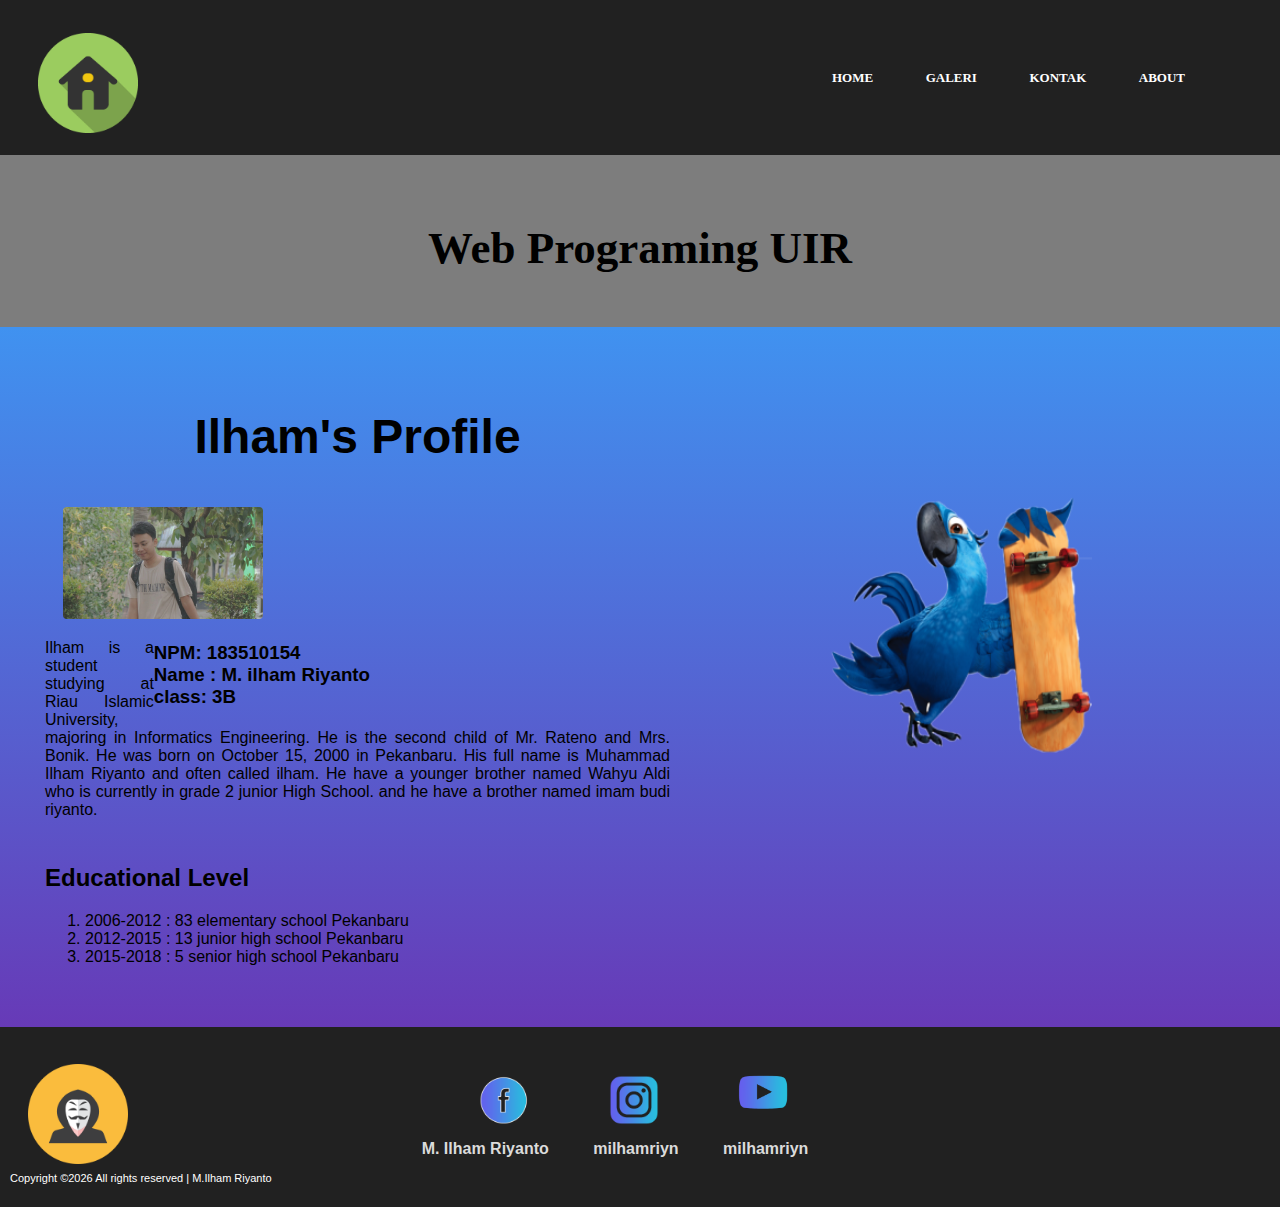
<file: index.html>
<!DOCTYPE html>
<html lang="en">
    <head>
        <meta charset="UTF-8">
        <meta name="viewport" content="width=device-width, initial-scale=1.0">
        <meta http-equiv="X-UA-Compatible" content="ie=edge">
        <link href="gambar/icon.jpg" rel="shortcut icon"/>
        <link rel="stylesheet" href="css/style.css">
        <title>Home</title>
    </head>
    <body>
        
        <!-- Start Header Area -->
            <header class="header-section">
                <a href="index.html" class="site-logo"><img src="gambar/Home-icon.png" class="logo"></a>
                <ul class="main-menu">
                    <li >
                        <a href="index.html"> Home</a>
                    </li >
                    <li>
                        <a href="html/galery.html"> Galeri</a>
                    </li>
                    <li>
                        <a href="html/contact.html">Kontak</a>
                    </li>
                    <li>
                        <a href="html/about.html">About</a>
                    </li> 
                </ul>                     
            </header>

            <header class="header-section1">
                <h2 align="center">Web Programing UIR</h2>

            </header>
        <!-- End Header Area -->
        
        <!-- Start Section Area -->
            <section class="profile-section">
                <div class="profile-warp">
                    <div class="profile-text">
                        <h1 align="center"> Ilham's Profile</h1>
                        <a href="index.html" class="site-logo" center><img src="gambar/5.jpg" class="logo2"></a>
        
            <h3 class="main-menu1">NPM: 183510154 <br>
            Name : M. ilham Riyanto <br>
            class: 3B</h3>
        <table width="90%" border="0">
        <p>
                Ilham is a student studying at Riau Islamic University, 
                majoring in Informatics Engineering. He is the second child of Mr. Rateno and Mrs. Bonik. 
                He was born on October 15, 2000 in Pekanbaru.
                 His full name is Muhammad Ilham Riyanto and often called ilham. He have a younger brother 
                named Wahyu Aldi who is currently in grade 2 junior High School. and he have a brother named imam 
                budi riyanto.
        </p>

        <h2>Educational Level</h2>
    <ol type="1">
        <li>2006-2012   : 83 elementary school Pekanbaru</li>
        <li>2012-2015   : 13 junior high school Pekanbaru</li>
        <li>2015-2018   : 5 senior high school Pekanbaru</li>
    </ol> 
</table>
                    </div>
                    <div class="profile-foto">
                        <div class="foto_profile"></div>
                    </div>           
                </div>
            </section>
        <!-- Start Section Area -->
            <footer class="footer-section">
                <div class="footer-social">
                    <br><br><br><br><br>
                    <center>
                    <a href="https://www.facebook.com">M. Ilham Riyanto<img src="gambar/facebook.png" alt="icon facebook" class="icon"></a>
                    <a href="">milhamriyn<img src="gambar/instagram.png" alt="icon instagram" class="icon"></a>
                    <a href="">milhamriyn<img src="gambar/youtube.png" alt="icon youtube" class="icon"></a>
                </center>
                </div>
                <a href="index.html" class="site-logo1" center><img src="gambar/Hacker-icon.png" class="logo1"></a>
                <div class="footer-copyright">
                    Copyright &copy;<script>document.write(new Date().getFullYear());</script> All rights reserved 
                    | M.Ilham Riyanto</div>
            </footer>
        <!-- End Section Area -->
    </body>
</html>
</file>
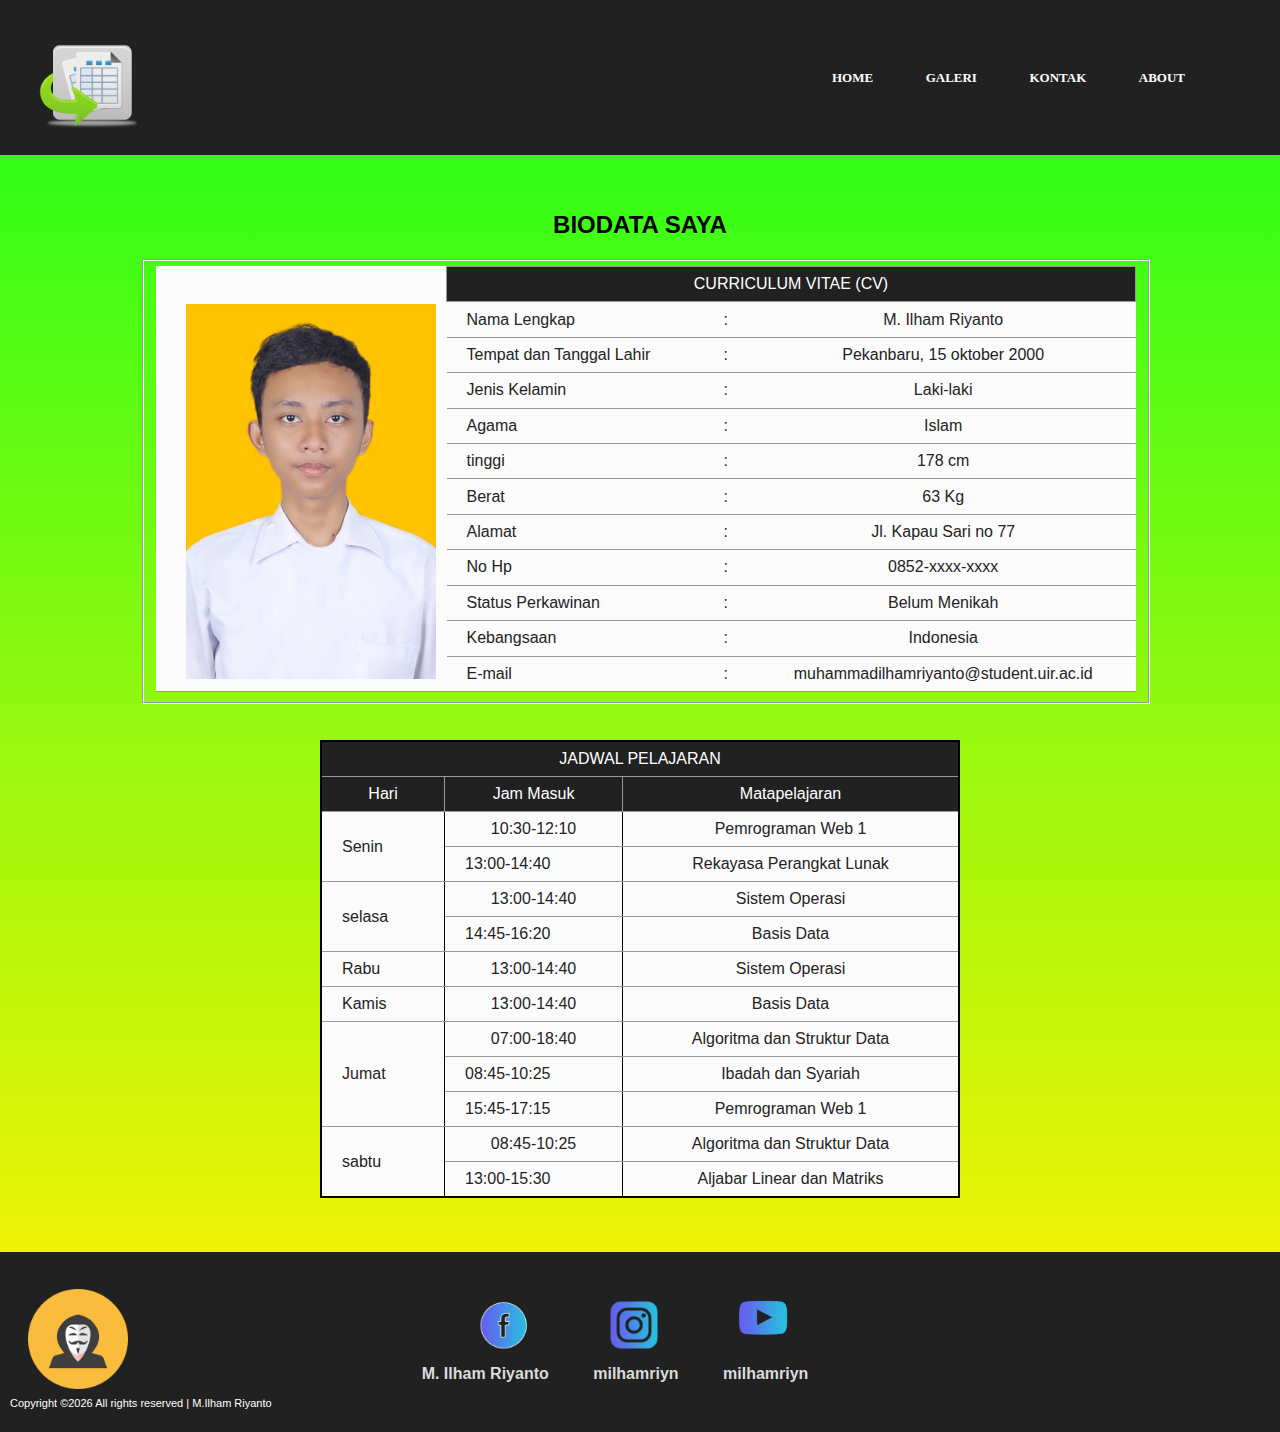
<file: html/about.html>
<!DOCTYPE html>
<html>
<head>
	<title></title>
	<link rel="stylesheet" href="../css/style.css">
</head>
<header class="header-section">
                <a href="../index.html" class="site-logo"><img src="../gambar/tables-icon.png" class="logo"></a>
                <ul class="main-menu">
                    <li>
                        <a href="../index.html">Home</a>
                        
                    </li>
                    <li>
                        <a href="galery.html">Galeri</a>
                    </li>
                    <li>
                        <a href="contact.html">Kontak</a>
                    </li>
                    <li>
                        <a href="about.html">About</a>
                    </li> 
                </ul>                     
            </header>

           
            
<body  >
        <section class="section3">
        <section class="sesi">
            <br><br>
            <center><h2 class="title">BIODATA SAYA</h2></center>    
    <center><form action="#" style="width: 1000px" class="posisi";>
	<fieldset class="h">
	<table style="width: 980px;"><tr>
	<td rowspan="35" width="250px">
	<img src="../gambar/IMG_9189.jpg"  class="site-logo3" class="logo3"/></td>
                        <tr >
                                
                            <th colspan="3" >CURRICULUM VITAE (CV)</th>

                        </tr>
                       
                 
                    <tr>
                        <td>Nama Lengkap</td>
                        <td>:</td>
                        <td>M. Ilham Riyanto</td>
                    </tr>
                    <tr>
                        <td>Tempat dan Tanggal Lahir</td>
                        <td>:</td>
                        <td>Pekanbaru, 15 oktober 2000</td>
                    </tr>
                    <tr>
                        <td>Jenis Kelamin</td>
                        <td>:</td>
                        <td>Laki-laki</td>
                    </tr>
                    <tr>
                        <td>Agama</td>
                        <td>:</td>
                        <td>Islam</td>
                    </tr>
                    <tr>
                        <td>tinggi</td>
                        <td>:</td>
                        <td>178 cm</td>
                    </tr>
                    <tr>
                        <td>Berat</td>
                        <td>:</td>
                        <td>63 Kg</td>
                    </tr>
                    <tr>
                        <td>Alamat</td>
                        <td>:</td>
                        <td>Jl. Kapau Sari no 77</td>
                    </tr>
                    <tr>
                        <td>No Hp</td>
                        <td>:</td>
                        <td>0852-xxxx-xxxx</td>
                    </tr>
                    <tr>
                        <td>Status Perkawinan</td>
                        <td>:</td>
                        <td>Belum Menikah</td>
                    </tr>
                    <tr>
                        <td>Kebangsaan</td>
                        <td>:</td>
                        <td>Indonesia</td>
                    </tr>
                    <tr>
                        <td>E-mail</td>
                        <td>:</td>
                        <td>muhammadilhamriyanto@student.uir.ac.id</td>
                    </tr>
                  
               
                </tr>
            </table>
        </fieldset></center>
        </form>
                </table>
            </section>
            <br><br>

	<table align="center" border="2" bordercolor="black" width="500" height="250" cellspacing="10" cellpadding="10">
<tr bgcolor="yellow">

    
    <th colspan="3">JADWAL PELAJARAN</th>
</tr>
<tr>
    
    <th>Hari</th>
    <th>Jam Masuk</th>
    <th>Matapelajaran</th>
</tr>
<tr>
    <td rowspan="2">Senin</td>
    <td>10:30-12:10</td>
    <td>Pemrograman Web 1</td>
</tr>
<tr>
    <td>13:00-14:40</td>
    <td>Rekayasa Perangkat Lunak</td>
</tr>

<tr>
    
    <td rowspan="2">selasa</td>
    <td>13:00-14:40</td>
    <td>Sistem Operasi</td>
</tr>
<tr>
    <td>14:45-16:20</td>
    <td>Basis Data</td>
</tr>

<tr>
    <td>Rabu</td>
    <td>13:00-14:40</td>
    <td>Sistem Operasi</td>
</tr>

<tr>
    
    <td>Kamis</td>
    <td>13:00-14:40</td>
    <td>Basis Data</td>
</tr>

<tr>
    
    <td rowspan="3">Jumat</td>
    <td>07:00-18:40</td>
    <td>Algoritma dan Struktur Data</td>
</tr>
<tr>
    <td>08:45-10:25</td>
    <td>Ibadah dan Syariah</td>
</tr>
<tr>
    <td>15:45-17:15</td>
    <td>Pemrograman Web 1</td>
</tr>

<tr>
    
    <td rowspan="2">sabtu</td>
    <td>08:45-10:25</td>
    <td>Algoritma dan Struktur Data</td>
</tr>
<tr>
    <td>13:00-15:30</td>
    <td>Aljabar Linear dan Matriks</td>
</tr>

</table>
<br> <br> <br>
        </section class="section1">

        <footer class="footer-section">
            <div class="footer-social">
                <br><br><br><br><br>
                <center>
                <a href="https://www.facebook.com">M. Ilham Riyanto<img src="../gambar/facebook.png" alt="icon facebook" class="icon"></a>
                <a href="">milhamriyn<img src="../gambar/instagram.png" alt="icon instagram" class="icon"></a>
                <a href="">milhamriyn<img src="../gambar/youtube.png" alt="icon youtube" class="icon"></a>
            </center>
            </div>
            <a href="../index.html" class="site-logo1" center><img src="../gambar/Hacker-icon.png" class="logo1"></a>
            <div class="footer-copyright">
                Copyright &copy;<script>document.write(new Date().getFullYear());</script> All rights reserved 
                | M.Ilham Riyanto</div>
        </footer>
</body>
</html>
</file>
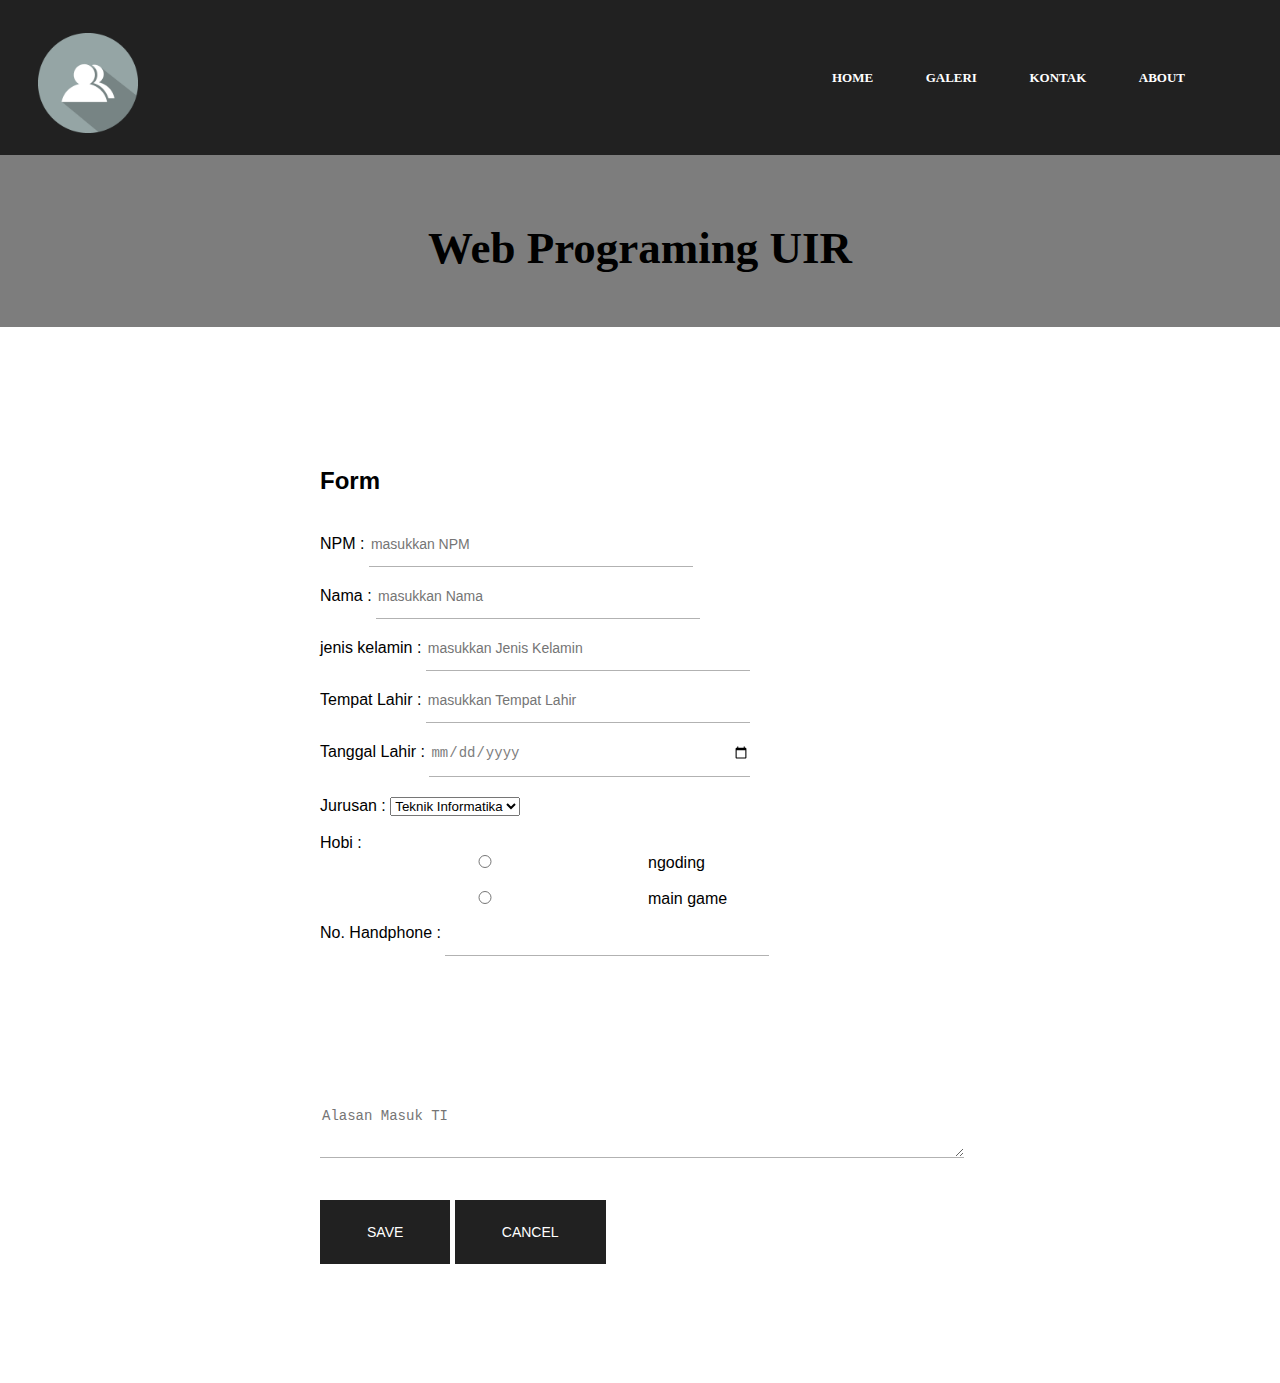
<file: html/contact.html>
<!DOCTYPE html>
<html lang="en">
<head>
    <meta charset="UTF-8">
    <meta name="viewport" content="width=device-width, initial-scale=1.0">
    <meta http-equiv="X-UA-Compatible" content="ie=edge">
    <title>Document</title>
     <link rel="stylesheet" href="../css/style.css">
</head>
<header class="header-section">
                <a href="../index.html" class="site-logo"><img src="../gambar/contacts-icon.png" class="logo"></a>
                <ul class="main-menu">
                    <li>
                        <a href="../index.html">Home</a>
                    </li>
                    <li>
                        <a href="galery.html">Galeri</a>
                    </li>
                    <li>
                        <a href="contact.html">Kontak</a>
                    </li>
                    <li>
                        <a href="about.html">About</a>
                    </li> 
                </ul>                     
            </header>

            <header class="header-section1">
                <h2 align="center">Web Programing UIR</h2>
            </header>
<body >
    
        </section>
            
           <section >
            <section class="contact-section" >
                <div class="profile-warp">
                <div class="contact-text">
                    <h2>Form</h2>
                    <form class="contact-form" action="#">
                        <div>
                            <tr>
            <td><label for="npm">NPM</label></td>
            <td>:</td>
            <td><input type="text" placeholder="masukkan NPM"></td>
        </tr>
                        </div>

                        <div>
                             <tr>
                <td><label for="Nama">Nama</label></td>
                <td>:</td>
                <td> <input type="text" placeholder="masukkan Nama"></td>
            </tr>
                        </div>

                        <div>
                            <tr>
               <td><label for="gender">jenis kelamin</label></td>
               <td>:</td>
               <td> <input type="text" placeholder="masukkan Jenis Kelamin"></td>
           </tr>
                       </div>

                        <div><tr>
                        <td><label for="address">Tempat Lahir</label></td>
                        <td>:</td>
                        <td> <input type="text" placeholder="masukkan Tempat Lahir"></td>
                    </tr></div>
                         <div>
                             <tr>
                        <td><label for="tgl"> Tanggal Lahir</label></td>
                        <td>:</td>
                        <td><input type="date" name="tgl"></td>
                    </tr>
                
                        <div>
                             <tr>
                    <td><label for="jurusan">Jurusan</label></td>
                    <td>:</td>
                    <td><select>
                        <option value="TI">Teknik Informatika </option>
                        <option value="TM">Teknik Sipil</option>
                        <option value="PWk">Teknik Mesin</option>
                    </select> </td>
            </tr>
                        </div>


                        <br><DIV><tr>
                    <td><label for="hobi">Hobi</label></td>
                    <td>:</td>
                    <td> <br>

                    <input type="radio" name="." value="daftar">ngoding
                    <input type="radio" name="." value="daftar">main game
              </td>
                
                </tr></DIV>

                <div>   
                    <tr>
                        <td><label for="hp">No. Handphone</label></td>
                        <td>:</td>
                        <td><input type="number" name="hp"></td>
                    </tr>
                </div> 

                        <div>
                
                            <textarea class="contact-msg" placeholder="Alasan Masuk TI"></textarea>
                            <button class="btn1" type="submit">Save</button>
                            <button class="btn1" type="submit">cancel</button>
                        </div>
                        
                    </form>
                </div>

                </div>
            </section>


</body>
</html>
</file>
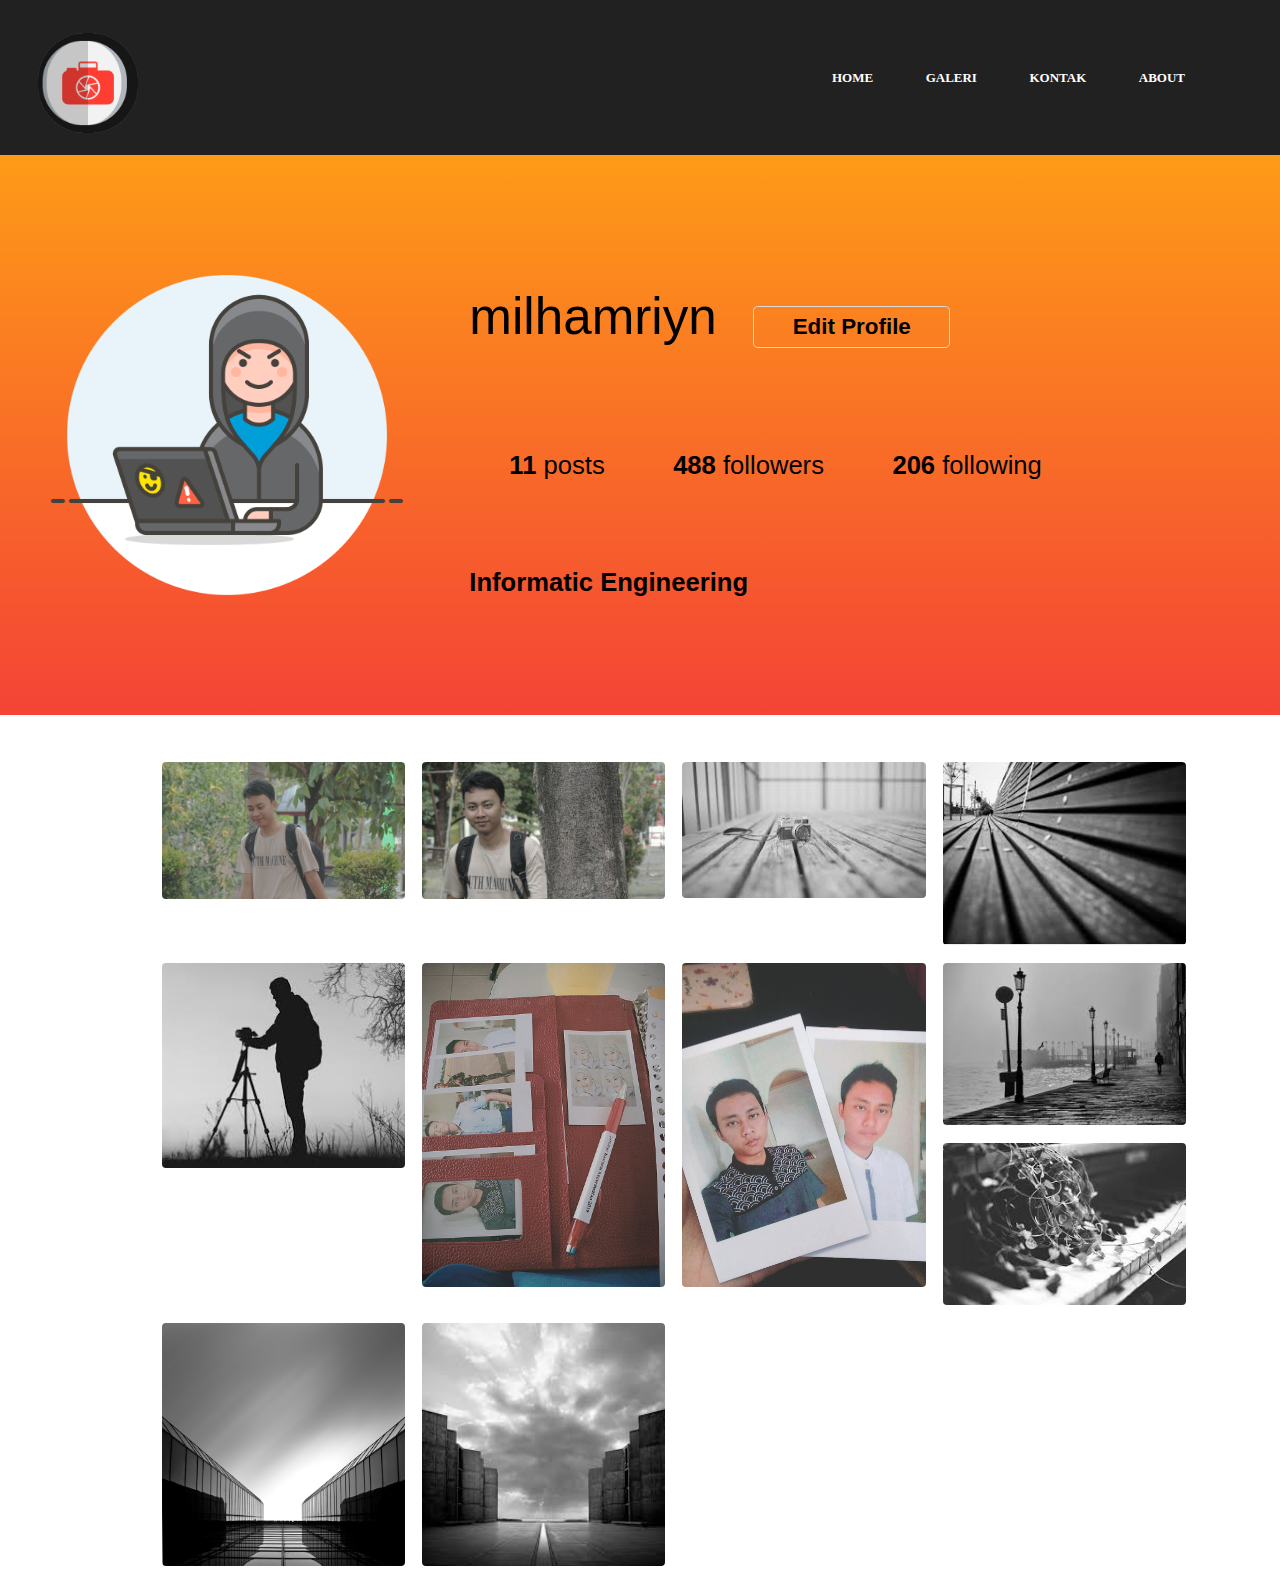
<file: html/galery.html>
<!DOCTYPE html>
<html>
<head>
        <meta charset="UTF-8">
        <meta name="viewport" content="width=device-width, initial-scale=1.0">
        <meta http-equiv="X-UA-Compatible" content="ie=edge">
        <link href="gambar/icon.png" rel="shortcut icon"/>
        <link rel="stylesheet" href="../css/style.css">
 <title></title>

</head>
<body >
	 <header class="header-section">
                <a href="../index.html" class="site-logo"><img src="../gambar/gallery-icon.png" class="logo"></a>
                <ul class="main-menu">
                    <li>
                        <a href="../index.html">Home</a>
                    </li>
                    <li>
                        <a href="galery.html">Galeri</a>
                    </li>
                    <li>
                        <a href="contact.html">Kontak</a>
                    </li>
                    <li>
                        <a href="about.html">About</a>
                    </li> 
                </ul>                     
            </header>


<section class="section1">
            <div class="container" >

                    <div class="profile">
            
                        <div class="profile-image">
            
                            <img src="../gambar/hacker-icons.png" alt="">
                        </div>
            
                        <div class="profile-user-settings">
            
                            <h1 class="profile-user-name">milhamriyn</h1>
            
                            <button class="btn profile-edit-btn">Edit Profile</button>
            
                            <button class="btn profile-settings-btn" aria-label="profile settings"><i class="fas fa-cog" aria-hidden="true"></i></button>
            
                        </div>
            
                        <div class="profile-stats">
            
                            <ul>
                                <li><span class="profile-stat-count">11</span> posts</li>
                                <li><span class="profile-stat-count">488</span> followers</li>
                                <li><span class="profile-stat-count">206</span> following</li>
                            </ul>
            
                        </div>
            
                        <div class="profile-bio">
            
                            <p><span class="profile-real-name">Informatic Engineering</span> </p>
            
                        </div>
            
                    </div>
           


<main  >
 <div class="box">
<img src="../gambar/5.jpg"></div>
<div class="box">
<img src="../gambar/6.jpg"></div>
<div class="box">
<img src="../gambar/kamera1.jpg"></div>
<div class="box">
<img src="../gambar/kursi.jpg"></div>
<div class="box">
<img src="../gambar/memori.jpg"></div>
<div class="box">
<img src="../gambar/ilham1.jpg"></div>
<div class="box">
<img src="../gambar/ilham2.jpg"></div>
<div class="box">
<img src="../gambar/lampu.jpg"></div>
<div class="box">
<img src="../gambar/3.jpg"></div>
<div class="box">
<img src="../gambar/1.jpg"></div>
<div class="box">
<img src="../gambar/2.jpg"></div>
</main>
</section>

</body>
</html>
</file>
<file: css/style.css>
/* Universal */
html, body {
    font-family: sans-serif;
    margin: 0;
}

a{
    text-decoration: none;
}
/* Universal */

/* Header */


 

.header-section {
    padding-top: 15px;
    padding-bottom: 15px;
    background-color:#212121;
    position: relative;
}

.header-section1 {
    padding-top: 30px;
    padding-bottom: 15px;
    background-color:#7d7d7d;
    position: relative;
}

.site-logo {
    display: inline;
    display: inline-block;
    padding-top: 18px;
    padding-left: 18px;
}

.site-logo1{
    display: inline-block;
    padding-top: 5px;
    padding-left: 18px;
}

.site-logo3{
    display: inline;
    display: inline-block;
    padding-top: 30px;
    padding-left: 10px;
    padding-right: 20px;
}





.logo{
    width: 100px;
}

.logo1{
    width: 100px;
    
}

.logo2{
    width: 200px;
    
}

.logo3{
    width: 150px;
    padding-bottom: 100px;
    padding-left: 20px;
}

.setting-icon{
    width: 30px;
}



.main-menu {
    list-style: none;
    float: right;
    padding-right: 30px;
}

.main-menu1 {
    list-style: none;
    float: right;
    padding-right: 300px;
}
.main-menu li {
    display: inline-block;
}

.main-menu li a {
    display: block;
    font-size: 13px;
    color: white;
    font-weight: 600;
    text-transform: uppercase;
    padding: 25px 0;
    margin-right: 45px;
}
/* Header */

/* section */
.profile-section {
    padding: 50px 15px;
    position: relative;
    height: 600px;
    position: relative;

    background: rgb(95, 42, 53);
    background: -webkit-linear-gradient(bottom, #4092f0 , #673ab7 );
    background: -o-linear-gradient(bottom, #4092f0 ,#673ab7 );
    background: -moz-linear-gradient(bottom, #4092f0,#673ab7 );
    background: linear-gradient(bottom,  #fe9b17 );
    background: linear-gradient(bottom, #fe9b17 );
    background: -webkit-repeating-linear-gradient(#4092f0 , #673ab7);
    
    
}

.section1{
    background: rgb(95, 42, 53);
    background: -webkit-linear-gradient(bottom,#fe9b17, #f44336 );
    background: -o-linear-gradient(bottom ,#fe9b17, #f44336 );
    background: -moz-linear-gradient(bottom, #4092f0,#673ab7 );
    background: linear-gradient(bottom,  #fe9b17 );
    background: linear-gradient(bottom, #fe9b17 );
    background: -webkit-repeating-linear-gradient(#fe9b17, #f44336);
    
    

}

.section3{
    background: rgb(95, 42, 53);
    background: -webkit-linear-gradient(bottom,#32fe17 #eff306 );
    background: -o-linear-gradient(bottom,#32fe17 #eff306);
    background: -moz-linear-gradient(bottom,#32fe17, #eff306 );
    background: linear-gradient(bottom,  #fe9b17 );
    background: linear-gradient(bottom, #fe9b17 );
    background: -webkit-repeating-linear-gradient(#32fe17,#eff306);
    
    

}

.profile-warp {
    width: 100%;
    margin: 0 auto;
}

.profile-text{
    padding-left: 30px;
    width: 50%;
    float: left;
}

.profile-text h1 {
    font-size: 48px;
    margin-bottom: 25px;
}

.profile-text p {
    margin-bottom: 45px;
    text-align: justify;
}

.profile-foto {
    width: 45%;
    float: left;
}

.foto_profile{
    background: url("../gambar/Blue-2-icon.png");
    background-size: 50%;
    background-repeat: no-repeat;
    background-position: center;
    height: 500px;
}

    /* form */
    .btn1 {
        border: none;
        font-size: 14px;
        padding: 24px 47px;
        border-radius: 0;
        text-transform: uppercase;
        color: #fff;
        cursor: pointer;
        background: #212121;
    }

    input:focus,
    select:focus,
    button:focus,
    textarea:focus {
        outline: none;
    }

    .contact-section {
        position: relative;
        padding: 120px 0;
        width: 50%;
        margin: 0 auto;
    }

    .contact-form {
        padding-top: 20px;
    }

    .contact-form input,
    .contact-form textarea {
        font-size: 14px;
        color: #7d7d7d;
        border: none;
        border-bottom: 1px solid #b2b2b2;
        padding-bottom: 14px;
        margin-bottom: 20px;
    }

    .contact-form input{
        width: 50%;
    }

    .contact-form textarea {
        width: 100%;
    }

    .contact-form textarea {
        height: 165px;
        margin-bottom: 38px;
    }

    .contact-msg::-webkit-input-placeholder {
        padding-top: 130px;
    }
    /* form */

    /* table */
    table {
        margin: auto;
        color: #232323;
        border-collapse: collapse;
        width: 50%;
    }
    
    table th {
        border: 1px solid #999;
        padding: 8px 20px;
        background: #212121 ;
        color: #fff;
        font-weight: normal;
    }
    
    table td:first-child {
        text-align: left;
        padding-left: 20px;
    }
    
    table td {
        border-bottom: 1px solid #999;
        padding: 8px 20px;
        text-align: center;
        background: #fbfbfb;
    }
    
    .private-data-section {
        position: relative;
        background: #fe9b17 ;
        background: -webkit-linear-gradient(bottom, #2e58a6 , #fe9b17 );
        background: -o-linear-gradient(bottom, #2e58a6 , #fe9b17 );
        background: -moz-linear-gradient(bottom, #2e58a6 , #fe9b17 );
        background: linear-gradient(bottom, #2e58a6 , #fe9b17 );
    }
    
    .private-data-container {
        min-height: 100vh;
        display: flex;
        align-items: center;
        padding: 33px 100px;
    }
    
    .private-data-wrap {
        width: 100%;
    }
    
    .private-data-table {
        z-index: 1000;
    }
    
    .private-data-table h2 {
        text-align: center;
    }
    /* table */

/* section */

/* footer */
.footer-section {
    background-color:#212121 ;
    padding: 19px 10px;
    position: relative;
}

.footer-social {
    text-align: right;
    margin-right: 30px;
    height: 5px;
    padding: 4px 0;
}

.footer-social a {
    width: 500px;
    margin-right: 30px;
    margin-left: 10px;
    color: #dbdbdb;
    font-weight: bold;
    padding-top: 50px;
}

.icon{
    position: absolute;
    width: 50px;
    margin-top: -65px;
    margin-left: -70px;
}

.footer-copyright {
    color: #fff;
    font-size: 11px;
    font-weight: 500;
    padding: 4px 0;
}
/* footer */

/* Support */
.merah{
    background: red;
}

.biru{
    background: blue;
}
/* Support */


/* animation */
.icon:hover{
    width: 100px
}
.main-menu li a:hover {
    color: #fe9b17;
}

table tr:hover td {
    background: transparent;
    color: #ffffff;
}

.btn:hover {
    background: #333695;
}

.contact-form input{
    -webkit-transition: width 0.4s ease-in-out;
    transition: width 0.4s ease-in-out;
}

.contact-form input:focus{
    width: 100%;
}

.foto_profile:hover{
    background: url("../gambar/Rio2-Jewel-icon.png");
    background-size: 50%;
    background-repeat: no-repeat;
    background-position: center;
    display: -webkit-box;
    display: -ms-flexbox;
    display: flex;
    -webkit-box-align: center;
    -ms-flex-align: center;
    align-items: center;
    -webkit-box-pack: center;
    -ms-flex-pack: center;
    justify-content: center;
    padding: 0 30px;
    overflow: hidden;
}

.loading-section {
    position: fixed;
    width: 100%;
    height: 100%;
    top: 0;
    left: 0;
    z-index: 999999;
    background: #212121;
}

.foto_profile{
    -webkit-transition: all 0.3s;
    transition: all 0.3s;
}

.loading {
    width: 40px;
    height: 40px;
    position: absolute;
    top: 50%;
    left: 50%;
    margin-top: -13px;
    margin-left: -13px;
    border-radius: 60px;
    animation: loader 0.8s linear infinite;
    -webkit-animation: loader 0.8s linear infinite;
}

@keyframes loader {
    0% {
        -webkit-transform: rotate(0deg);
        transform: rotate(0deg);
        border: 4px solid #f44336;
        border-left-color: transparent;
    }
    50% {
        -webkit-transform: rotate(180deg);
        transform: rotate(180deg);
        border: 4px solid #673ab7;
        border-left-color: transparent;
    }
    100% {
        -webkit-transform: rotate(360deg);
        transform: rotate(360deg);
        border: 4px solid #f44336;
        border-left-color: transparent;
    }
}

@-webkit-keyframes loader {
    0% {
        -webkit-transform: rotate(0deg);
        border: 4px solid #f44336;
        border-left-color: transparent;
    }
    50% {
        -webkit-transform: rotate(180deg);
        border: 4px solid #673ab7;
        border-left-color: transparent;
    }
    100% {
        -webkit-transform: rotate(360deg);
        border: 4px solid #f44336;
        border-left-color: transparent;
    }
}

.box{
 width: 20%;
 float: left;
 padding: 7px;
 padding-left: 10px;  
 display: block;
 overflow: hidden;
 border-radius: 3px;

}


h1{
 text-align: center;
}

header{

font-family: 'Dokdo', cursive;
font-size: 30px;
padding: 20px;
}
main{
      margin-left: 120px;
        width: 100%;
        margin-top: 40px;
}


img{
 width: 100%;
    border-radius: 4px;

}

img:hover{
  transform: scale(2,2);
  transition: .3s transform;

}
.container {
    max-width: 93.5rem;
    margin: 0 auto;
    padding: 0 2rem;
}

.btn {
    display: inline-block;
    font: inherit;
    background: none;
    border: none;
    color: inherit;
    padding: 0;
    cursor: pointer;
}

.btn:focus {
    outline: 0.5rem auto #4092f0;
}

.visually-hidden {
    position: absolute !important;
    height: 1px;
    width: 1px;
    overflow: hidden;
    clip: rect(1px, 1px, 1px, 1px);
}

/* Profile Section */

.profile {
    padding: 5rem 0;
}

.profile::after {
    content: "";
    display: block;
    clear: both;
}

.profile-image {
    float: left;
    width: calc(33.333% - 1rem);
    display: flex;
    justify-content: center;
    align-items: center;
    margin-right: 3rem;
}

.profile-image img {
    width: 400px;
}

.profile-user-settings,
.profile-stats,
.profile-bio {
    float: left;
    width: calc(66.666% - 2rem);
}

.profile-user-settings {
    margin-top: 1.1rem;
}

.profile-user-name {
    display: inline-block;
    font-size: 3.2rem;
    font-weight: 300;
}


.profile-edit-btn {
    font-size: 1.4rem;
    line-height: 1.8;
    border: 0.1rem solid #dbdbdb;
    border-radius: 0.3rem;
    padding: 0 2.4rem;
    margin-left: 2rem;
}

.profile-settings-btn {
    font-size: 2rem;
    margin-left: 1rem;
}

.profile-stats {
    margin-top: 50px;
}

.profile-stats li {
    display: inline-block;
    font-size: 1.6rem;
    line-height: 1.5;
    margin-right: 4rem;
    cursor: pointer;
}

.profile-stats li:last-of-type {
    margin-right: 0;
}

.profile-bio {
    font-size: 1.6rem;
    font-weight: 400;
    line-height: 1.5;
    margin-top: 2.3rem;
}

.profile-real-name,
.profile-stat-count,
.profile-edit-btn {
    font-weight: 600;
}
/* animation */
.private-data-section {
    position: relative;
    background: #fe9b17 ;
    background: -webkit-linear-gradient(bottom, #2e58a6 , #fe9b17 );
    background: -o-linear-gradient(bottom, #2e58a6 , #fe9b17 );
    background: -moz-linear-gradient(bottom, #2e58a6 , #fe9b17 );
    background: linear-gradient(bottom, #2e58a6 , #fe9b17 );
}
</file>
